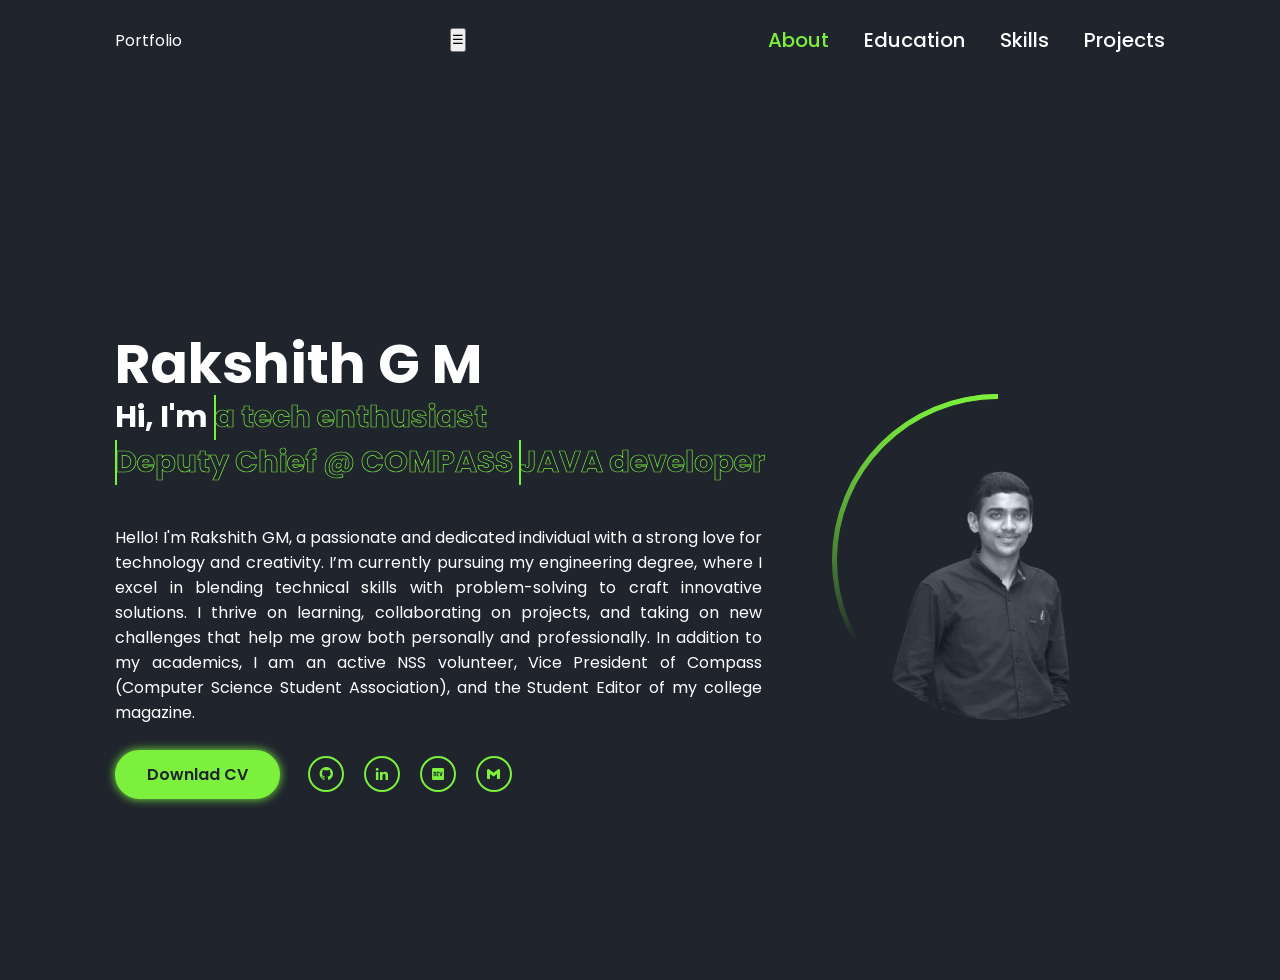
<file: index.html>
<!DOCTYPE html>
<html lang="en">
<head>
    <meta charset="UTF-8">
    <meta name="viewport" content="width=device-width, initial-scale=1.0">
    <title>Document</title>
    <link rel="stylesheet" href="style.css">
    <link rel="stylesheet" href="responsive.css">
    <link href='https://unpkg.com/boxicons@2.1.4/css/boxicons.min.css' rel='stylesheet'>
</head>
<body>
    <nav class="navbar">
       

        <a href="#" class="logo">Portfolio</a>
        <button class="menu-toggle" onclick="toggleMenu()">☰</button>
        <ul>
            <li class="active"><a href="#home" >About</a></li>
            <li><a href="./Educational.html">Education</a></li>
            <li><a href="./skill.html">Skills</a></li>
            <li><a href="./project.html">Projects</a></li>
           
        </ul>
    </nav>

    <div class="bars_animation">
        <div class="bar" style="--i:6;"></div>
        <div class="bar" style="--i:5;"></div>
        <div class="bar" style="--i:4;"></div>
        <div class="bar" style="--i:3;"></div>
        <div class="bar" style="--i:2;"></div>
        <div class="bar" style="--i:1;"></div>
    </div>

    <section class="home">
        <div class="home-info">
            <h1>Rakshith G M</h1>
            <h2>Hi, I'm 
                <span style="--i:3;" data-text="a tech enthusiast">a tech enthusiast</span>
                <span style="--i:2;" data-text="Deputy Chief @ COMPASS">Deputy Chief @ COMPASS</span>
                <span style="--i:1;" data-text="JAVA developer">JAVA developer</span>
            </h2>
            <p>Hello! I'm Rakshith GM, a passionate and dedicated individual with a strong love for technology and creativity. I’m currently pursuing my engineering degree, where I excel in blending technical skills with problem-solving to craft innovative solutions. I thrive on learning, collaborating on projects, and taking on new challenges that help me grow both personally and professionally. In addition to my academics, I am an active NSS volunteer, Vice President of Compass (Computer Science Student Association), and the Student Editor of my college magazine.

            </p>
            <div class="button">
                <a href="./Rakshith Resume.pdf" class="btn" download>Downlad CV</a>
                <div class="sci">
                    <a href="https://github.com/Rakshith272003" target="_blank"><i class='bx bxl-github' ></i></a>
                    <a href="https://www.linkedin.com/in/rakshithgm" target="_blank"><i class='bx bxl-linkedin' ></i></a>
                    <a href="https://dev.to/rakshith_gmrakshithgm_8"><i class='bx bxl-dev-to' ></i></a>
                    <a href="mailto:rakshithgm@example.com" target="_blank"><i class='bx bxl-gmail' ></i></a>
                </div>
               
            
            </div>
        </div>
        <div class="home-img">
            <div class="img-box">
                <div class="img-item">
                    <img src="./images/4-removebg-preview.png" alt="">
                </div>
            </div>
        </div>
    </section>
    <script>
        function toggleMenu() {
            const navList = document.querySelector('nav.navbar ul');
            navList.classList.toggle('show');
        }
    </script>
    
</body>
</html>
</file>
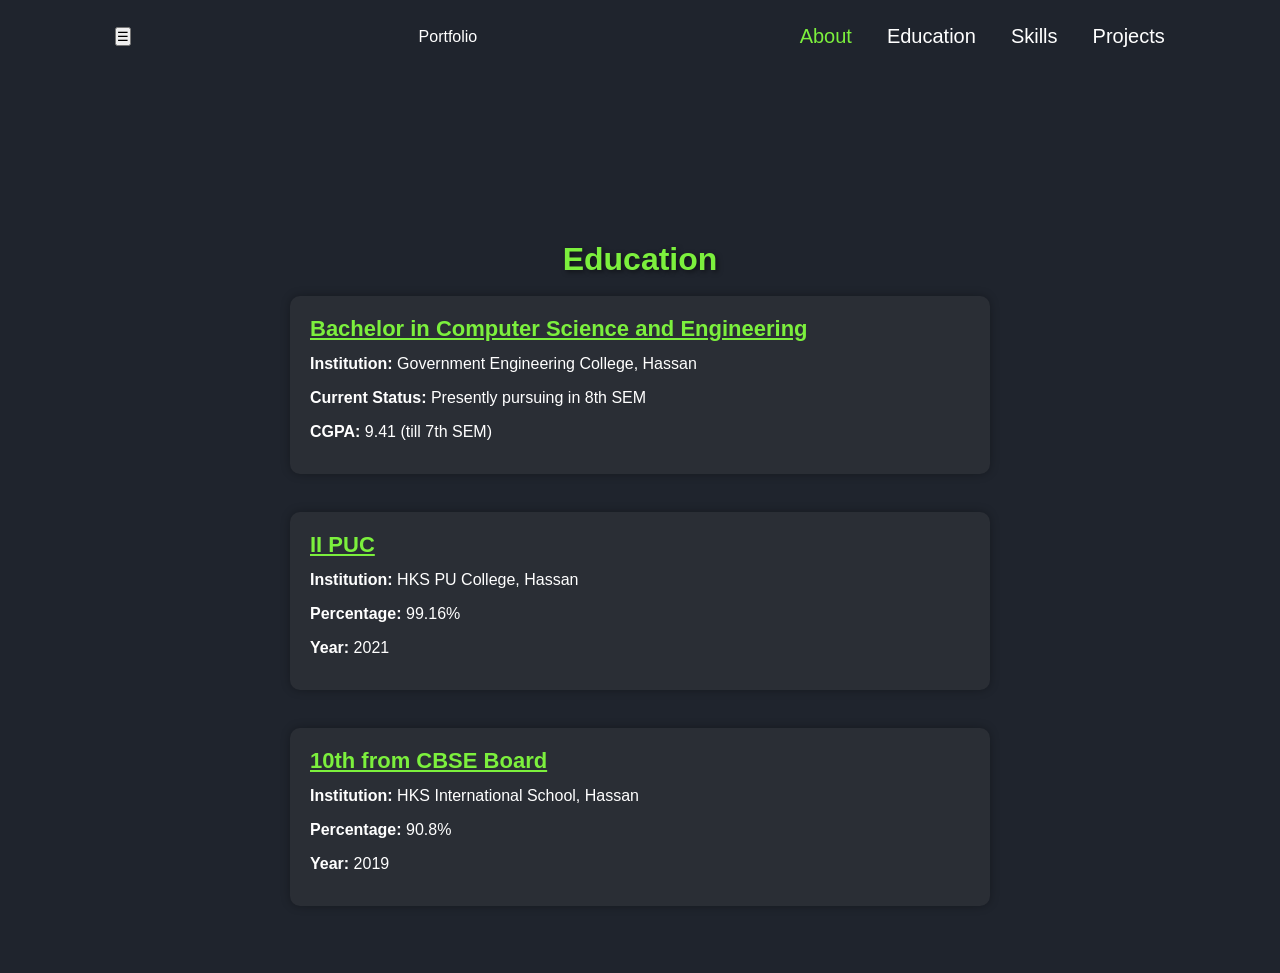
<file: Educational.html>
<!DOCTYPE html>
<html lang="en">
<head>
    <meta charset="UTF-8">
    <meta name="viewport" content="width=device-width, initial-scale=1.0">
    <title>Document</title>
    <link rel="stylesheet" href="education.css">
    <link rel="stylesheet" href="responsive.css">
    <link href='https://unpkg.com/boxicons@2.1.4/css/boxicons.min.css' rel='stylesheet'>
</head>
<body class="Ed-body">

    <nav class="navbar">
        <button class="menu-toggle" onclick="toggleMenu()">☰</button>

        <a href="#" class="logo">Portfolio</a>
        <ul>
            <li class="active"><a href="./index.html">About</a></li>
            <li><a href="./Educational.html">Education</a></li>
            <li><a href="./skill.html">Skills</a></li>
            <li><a href="./project.html">Projects</a></li>
            
        </ul>
    </nav>

    <section id="education">
        <div class="container box">
            <h2>Education</h2>
            <br>
            <div class="education-item">
                <h3><u>Bachelor in Computer Science and Engineering</u></h3>
                <p><strong>Institution:</strong> Government Engineering College, Hassan</p>
                <p><strong>Current Status:</strong> Presently pursuing in 8th SEM</p>
                <p><strong>CGPA:</strong> 9.41 (till 7th SEM)</p>
            </div>
             <br>

            <div class="education-item">
                <h3><u>II PUC</u></h3>
                <p><strong>Institution:</strong> HKS PU College, Hassan</p>
                <p><strong>Percentage:</strong> 99.16%</p>
                <p><strong>Year:</strong> 2021</p>
            </div>
    <br>

            <div class="education-item">
                <h3><u>10th from CBSE Board</u></h3>
                <p><strong>Institution:</strong> HKS International School, Hassan</p>
                <p><strong>Percentage:</strong> 90.8%</p>
                <p><strong>Year:</strong> 2019</p>
            </div>
        </div>
    </section>
    <script>
        function toggleMenu() {
            const navList = document.querySelector('nav.navbar ul');
            navList.classList.toggle('show');
        }
    </script>
    
</body>
</html>
</file>
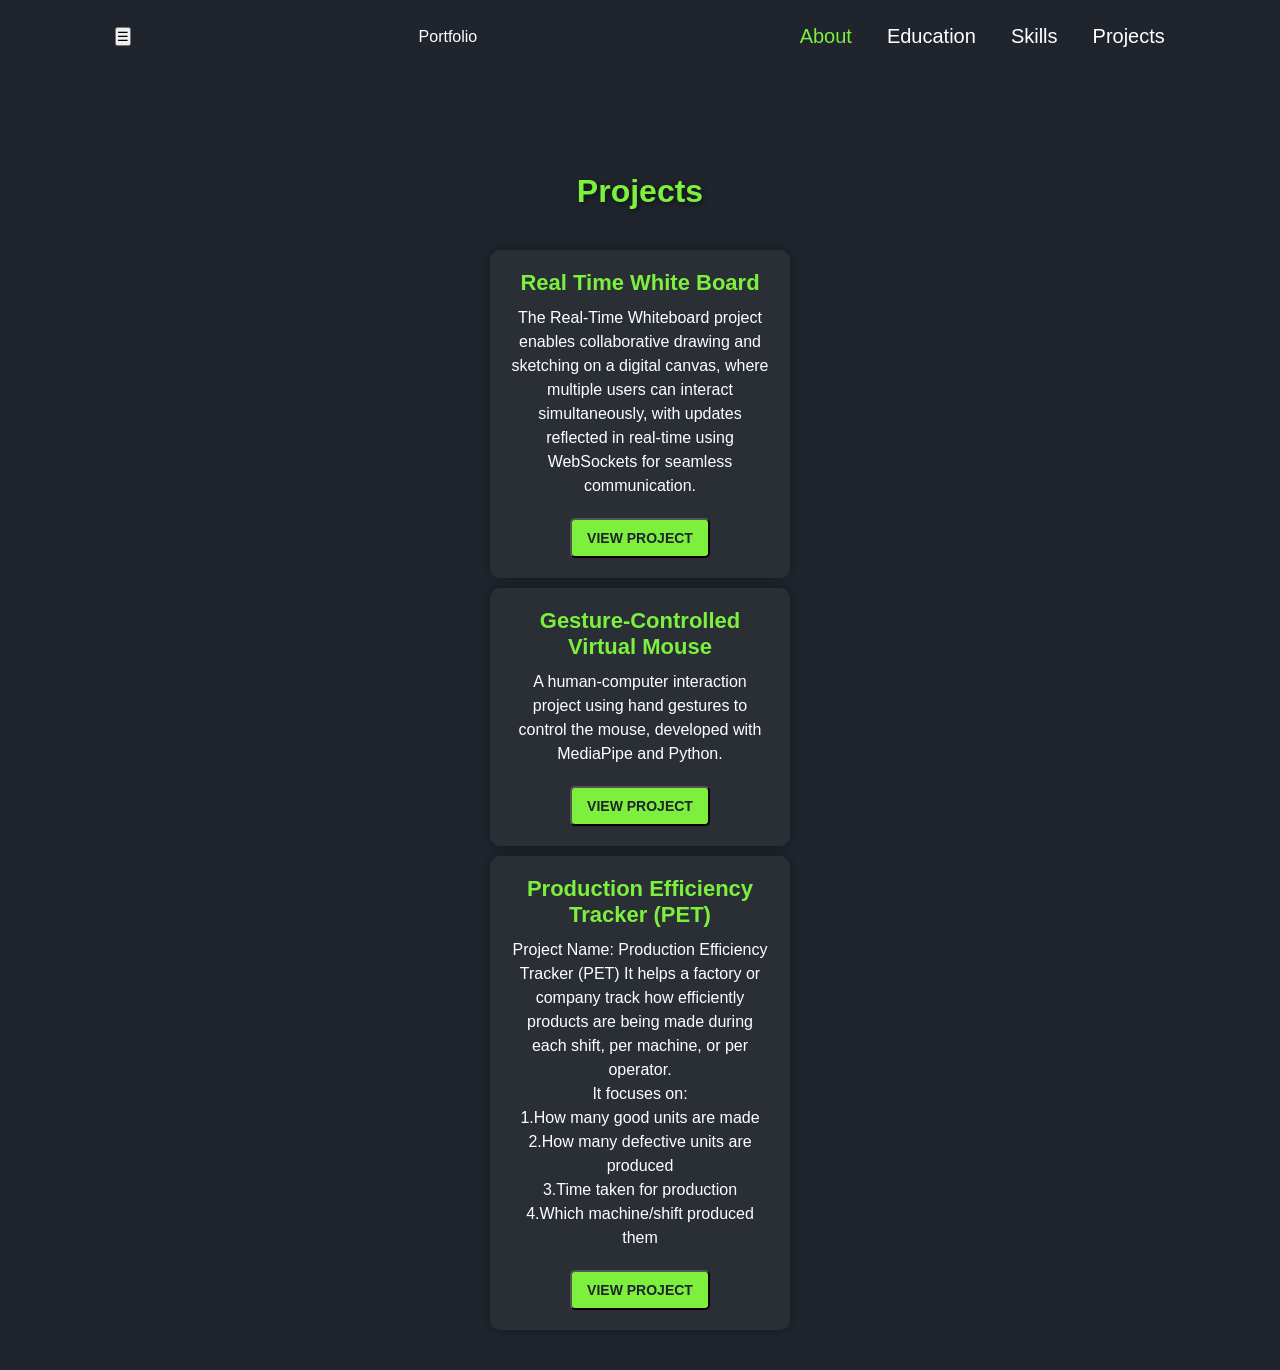
<file: project.html>
<!DOCTYPE html>
<html lang="en">
<head>
    <meta charset="UTF-8">
    <meta name="viewport" content="width=device-width, initial-scale=1.0">
    <title>Document</title>
    <link rel="stylesheet" href="project.css">
    <link rel="stylesheet" href="responsive.css">
    <link href='https://unpkg.com/boxicons@2.1.4/css/boxicons.min.css' rel='stylesheet'>
</head>
<body class="Ed-body">

    <nav class="navbar">
        <button class="menu-toggle" onclick="toggleMenu()">☰</button>

        <a href="#" class="logo">Portfolio</a>
        <ul>
            <li class="active"><a href="./index.html">About</a></li>
            <li><a href="./Educational.html">Education</a></li>
            <li><a href="./skill.html">Skills</a></li>
            <li><a href="./project.html">Projects</a></li>
           
        </ul>
    </nav>

    <section id="projects">
        <div class="container">
            <h2>Projects</h2>
            
                <div class="project-card">
                    <h3>Real Time White Board</h3>
                    <p>The Real-Time Whiteboard project enables collaborative drawing and sketching on a digital canvas, where multiple users can interact simultaneously, with updates reflected in real-time using WebSockets for seamless communication.</p>
                    <a href="https://github.com/Rakshith272003/Real-time-White-Board.git" target="_blank" ><button class="anchor">View Project</button></a>
                </div>
                <div class="project-card">
                    <h3>Gesture-Controlled Virtual Mouse</h3>
                    <p>A human-computer interaction project using hand gestures to control the mouse, developed with MediaPipe and Python.</p>
                    <a href="https://github.com/Rakshith272003/Gesture_Control_Mouse.git" target="_blank"><button class="anchor">View Project</button></a>
                </div>

                <!-- <div class="project-card">
                    <h3>Student Management System</h3>
                    <p>Developed a Java-based CRUD application using JDBC and MySQL for managing student records. Implemented functionalities like adding, updating, deleting, and retrieving student details. Ensured secure database operations with Prepared Statements and optimized performance. Designed a modular structure with DAO pattern for maintainability.</p>
                    <a href="https://github.com/Rakshith272003/StudentManagementSystem.git" target="_blank"><button class="anchor">View Project</button></a>
                </div> -->

                <div class="project-card">
                    <h3>Production Efficiency Tracker (PET)</h3>
                    <p>Project Name: Production Efficiency Tracker (PET)
                        It helps a factory or company track how efficiently products are being made during each
                        shift, per machine, or per operator.<br>
                        It focuses on:<br>
                            1.How many good units are made<br>
                            2.How many defective units are produced<br>
                            3.Time taken for production<br>
                            4.Which machine/shift produced them</p>
                    <a href="https://github.com/Rakshith272003/PET.git" target="_blank"><button class="anchor">View Project</button></a>
                </div>
           

        </div>
    </section>
    <script>
        function toggleMenu() {
            const navList = document.querySelector('nav.navbar ul');
            navList.classList.toggle('show');
        }
    </script>
    
</body>
</html>
</file>
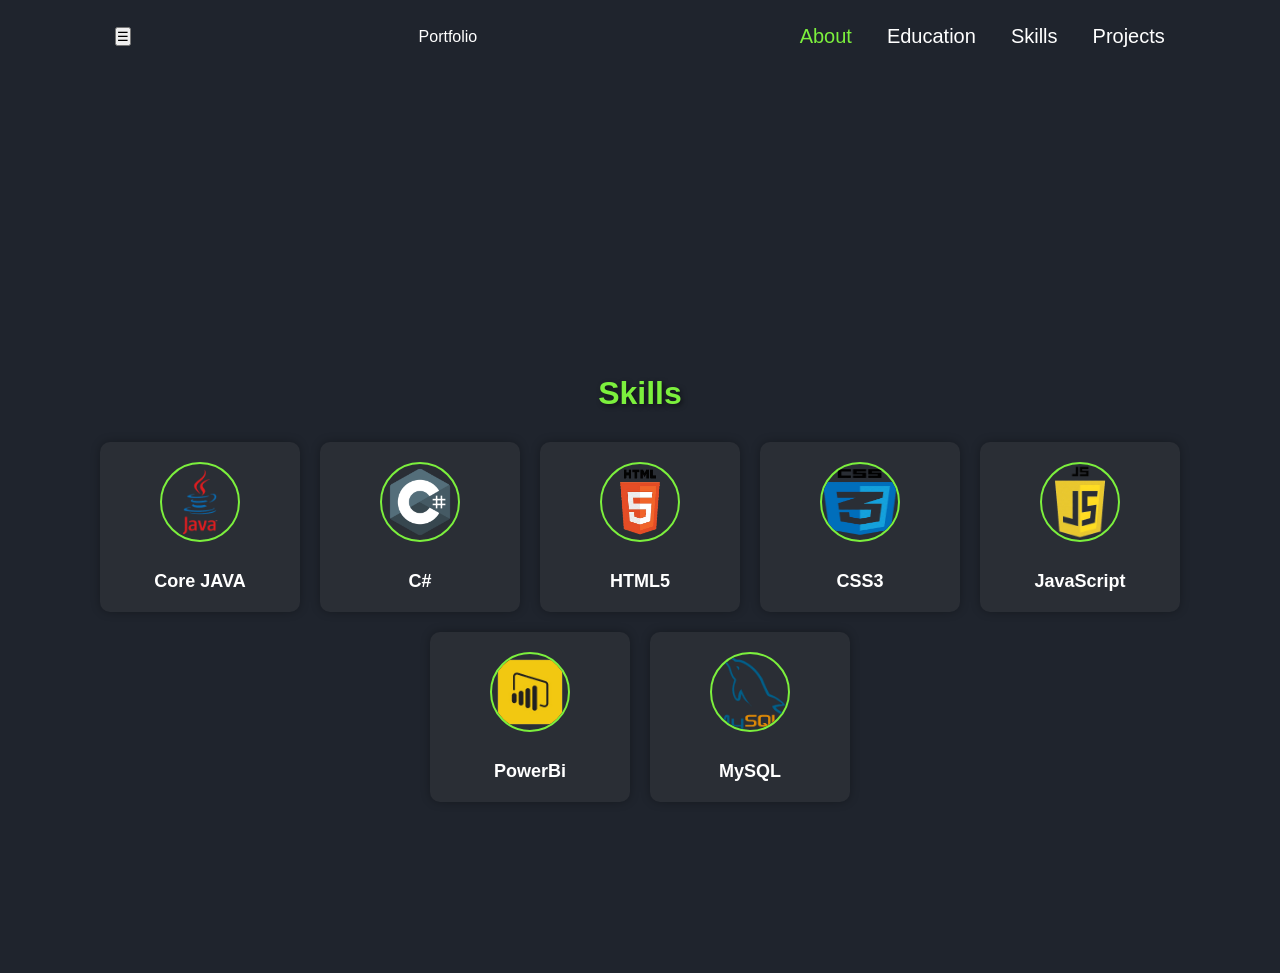
<file: skill.html>
<!DOCTYPE html>
<html lang="en">
<head>
    <meta charset="UTF-8">
    <meta name="viewport" content="width=device-width, initial-scale=1.0">
    <title>Document</title>
    <link rel="stylesheet" href="skillstyle.css">
    <link rel="stylesheet" href="responsive.css">
    <link href='https://unpkg.com/boxicons@2.1.4/css/boxicons.min.css' rel='stylesheet'>
</head>
<body class="Ed-body">

    <nav class="navbar">
        <button class="menu-toggle" onclick="toggleMenu()">☰</button>

        <a href="#" class="logo">Portfolio</a>
        <ul>
            <li class="active"><a href="./index.html">About</a></li>
            <li><a href="./Educational.html">Education</a></li>
            <li><a href="./skill.html">Skills</a></li>
            <li><a href="./project.html">Projects</a></li>
            
        </ul>
    </nav>
<section id="skills">
    <div class="container">
        <br>
        <br>
        <br>
        <br>
        <br>
        <h2>Skills</h2>
        <div class="skills-container">
            <div class="skill-card">
                <a href="https://www.java.com/en/" target="_blank">
                    <img src="images/java.png" alt="JAVA" class="skill-logo">
                </a>
                <p><b>Core JAVA</b></p>
            </div>
            <div class="skill-card">


                <a href="https://learn.microsoft.com/en-us/collections/yz26f8y64n7k07" target="_blank">
                    <img src="images/c-sharp-logo.png" alt="C#" class="skill-logo">
                </a>
                <p><b>C#</b></p>

            </div>
            <div class="skill-card">
                <a href="https://html.com/" target="_blank">
                    <img src="images/html.png" alt="HTML5" class="skill-logo">
                </a>
                <p><b>HTML5</b></p>
            </div>
            
            <div class="skill-card">
                <a href="https://developer.mozilla.org/en-US/docs/Web/CSS" target="_blank">
                    <img src="images/css.png" alt="CSS3" class="skill-logo">
                </a>
                <p><b>CSS3</b></p>
            </div>
            <div class="skill-card">
                <a href="https://developer.mozilla.org/en-US/docs/Web/JavaScript" target="_blank">
                    <img src="images/js.png" alt="JavaScript" class="skill-logo">
                </a>
                <p><b>JavaScript</b></p>
            </div>
           
            <div class="skill-card">
                <a href="https://www.microsoft.com/en-in/power-platform/products/power-bi" target="_blank">
                    <img src="images/powerbi.png" alt="Spring Boot" class="skill-logo">
                </a>
                <p><b>PowerBi</b></p>
            </div>
            <div class="skill-card">
                <a href="https://www.mysql.com/" target="_blank">
                    <img src="images/mysql.png" alt="Node.js" class="skill-logo">
                </a>
                <p><b>MySQL</b></p>
            </div>
        </div>
    </div>
</section>
<script>
    function toggleMenu() {
        const navList = document.querySelector('nav.navbar ul');
        navList.classList.toggle('show');
    }
</script>

</body>
</html>
</file>
<file: style.css>
@import url('https://fonts.googleapis.com/css2?family=Poppins:wght@300;400;500;600;700;800;900&display=swap');

* {
    margin: 0;
    padding: 0;
    box-sizing: border-box;
    font-family: 'Poppins', sans-serif;
}

body {
    height: 100%; /* Ensures the elements stretch to the full viewport height */
    margin: 0;    /* Removes default margins */
    padding: 0;   /* Removes default padding */
    background-color: #1f242d; 
    
}


a {
    color: white;
    text-decoration: none;
}

.navbar {
   
    /* position: fixed; */
    left: 0;
    width: 100%;
    padding: 25px 9%;
    display: flex;
    justify-content: space-between;
    align-items: center;
    z-index: 100;
    opacity: 1;
    animation: show-content 0.0s ease-in-out forwards;
    background-color: #1f242d;
}

@keyframes show-content {
    100% {
        visibility: visible;
        opacity: 1;
    }
}

.navbar.logo {
    font-size: 30px;
    font-weight: 700;
}

.navbar ul {
    display: flex;
}

.navbar ul li {
    list-style: none;
    margin-left: 35px;
}

.navbar ul li a {
    font-size: 20px;
    font-weight: 500;
    transition: 0.5s;
}

.navbar ul li:hover a,
.navbar ul li.active a {
    color: #7cf03d;
}

.home {
    display: flex;
    align-items: center;
    gap: 50px;
    height: 100vh;
    padding: 60px 9% 0;
    color: white;
    opacity: 0;
    animation: show-content 2.5s ease-in-out forwards;
    animation-delay: 2.3s;
    flex-direction: row;
}

.home-info h1 {
    font-size: 55px;
}

.home-info h2 {
    display: inline-block;
    font-size: 30px;
    margin-top: -10px;
}

.home-info h2 span {
    position: relative;
    display: inline-block;
    color: transparent;
    -webkit-text-stroke: 0.7px #7cf03d;
    animation: display-text 16s linear infinite;
    animation-delay: calc(-4s * var(--i));
}

@keyframes display-text {
    25%, 100% {
        display: none;
    }
}

.home-info h2 span::before {
    content: attr(data-text);
    position: absolute;
    width: 0;
    border-right: 2px solid #7cf03d;
    color: #7cf03d;
    white-space: nowrap;
    overflow: hidden;
    animation: full-text 4s linear infinite;
}

@keyframes full-text {
    10%, 100% {
        width: 0;
    }
    70%, 90% {
        width: 100%;
    }
}

.home-info p {
    font-size: 16px;
    margin: 10px 0 25px;
    text-align: justify;
    padding-right: 20px;
    padding-top: 30px;
}

.home-info .button {
    display: flex;
    align-items: center;
}

.btn {
    display: inline-block;
    padding: 10px 30px;
    background-color: #7cf03d;
    border: 2px solid #7cf03d;
    border-radius: 40px;
    box-shadow: 0 0 10px #7cf03d;
    font-size: 16px;
    color: #1f242d;
    font-weight: 600;
}

.btn:hover {
    background: transparent;
    color: #7cf03d;
    box-shadow: none;
}

.home-info .button .sci {
    margin-left: 20px;
}

.home-info .button .sci a {
    display: inline-flex;
    padding: 8px;
    border: 2px solid #7cf03d;
    border-radius: 50%;
    color: #7cf03d;
    margin: 0 8px;
    transition: 0.5s;
}

.home-info .button .sci a:hover {
    background-color: #7cf03d;
    color: #1f242d;
    box-shadow: 0 0 10px #7cf03d;
}

.home-img .img-box {
    position: relative;
    width: 26vw;
    height: 26vw;
    border-radius: 50%;
    padding: 5px;
    display: flex;
    justify-content: center;
    align-items: center;
    overflow: hidden;
}

.home-img .img-box::before,
.home-img .img-box::after {
    content: '';
    position: absolute;
    width: 500px;
    height: 500px;
    background: conic-gradient(transparent, transparent, transparent, #7cf03d);
    transform: rotate(0deg);
    animation: rotate-border 10s linear infinite;
}

.home-img .img-box::after {
    animation-delay: -5s;
}

@keyframes rotate-border {
    100% {
        transform: rotate(360deg);
    }
}

.home-img .img-box .img-item {
    position: relative;
    width: 100%;
    height: 100%;
    background-color: #1f242d;
    border-radius: 50%;
    border: 0.1px solid #1f242d;
    display: flex;
    justify-content: center;
    z-index: 1;
    overflow: hidden;
}

.home-img .img-box .img-item img {
    position: absolute;
    display: block;
    width: 85%;
    object-fit: cover;
    mix-blend-mode: luminosity;
}

.bars_animation {
    position: absolute;
    width: 100%;
    height: 100%;
    display: flex;
    z-index: -1;
}

.bars_animation .bar {
    width: 100%;
    height: 100%;
    background-color: #1f242d;
    transform: translateY(-100%);
    animation: show-bars 0.9s ease-in-out forwards;
    animation-delay: calc(0.1s * var(--i));
}

@keyframes show-bars {
    100% {
        transform: translateY(0%);
    }
}

/* Media Queries for responsiveness */
@media (max-width: 1024px) {
    .home {
        flex-direction: column;
        padding: 60px 5%;
    }

    .home-info h1 {
        font-size: 45px;
    }

    .home-info h2 {
        font-size: 24px;
    }

    .home-info p {
        font-size: 14px;
    }

    .home-img .img-box {
        width: 35vw;
        height: 35vw;
    }
}

@media (max-width: 768px) {
    .navbar {
        padding: 15px 5%;
    }

    .navbar ul li a {
        font-size: 18px;
    }

    .home-info h1 {
        font-size: 40px;
    }

    .home-info h2 {
        font-size: 20px;
    }

    .home-info p {
        font-size: 13px;
    }

    .home-img .img-box {
        width: 45vw;
        height: 45vw;
    }
}

@media (max-width: 480px) {
    .navbar ul {
        flex-direction: column;
        align-items: flex-start;
    }

    .navbar ul li {
        margin-left: 0;
        margin-bottom: 10px;
    }

    .navbar ul li a {
        font-size: 16px;
    }

    .home {
        padding: 60px 10%;
    }

    .home-info h1 {
        font-size: 35px;
    }

    .home-info h2 {
        font-size: 18px;
    }

    .home-info p {
        font-size: 12px;
    }

    .home-img .img-box {
        width: 60vw;
        height: 60vw;
    }
}
</file>
<file: responsive.css>
/* Base adjustments for smaller screens */
@media (max-width: 768px) {
    nav.navbar {
        flex-direction: column;
        align-items: flex-start;
        padding: 10px;
    }

    nav.navbar .logo {
        margin-bottom: 10px;
    }

    nav.navbar ul {
        display: none;
        flex-direction: column;
        width: 100%;
        background-color: #111; /* Or match your navbar background */
        padding: 10px 0;
    }

    nav.navbar ul.show {
        display: flex;
    }

    nav.navbar ul li {
        margin: 10px 20px;
    }

    .menu-toggle {
        display: block;
        font-size: 24px;
        cursor: pointer;
        color: white;
        background: none;
        border: none;
    }
}
@media (max-width: 768px) {
    body {
        padding-top: 10px;
    }

    .bars_animation {
        display: none;
        height: 0 !important;
        margin: 0 !important;
        padding: 0 !important;
    }

    section, .content, #home {
        margin-bottom: 0 !important;
        padding-bottom: 0 !important;
    }
}
@media (max-width: 768px) {
    nav.navbar {
        flex-direction: column;
        align-items: flex-start;
        padding: 10px;
    }

    nav.navbar ul {
        display: none;
        flex-direction: column;
        width: 100%;
        background-color: #111;
    }

    nav.navbar ul.show {
        display: flex;
    }

    .menu-toggle {
        display: block;
        font-size: 24px;
        color: white;
        background: none;
        border: none;
        cursor: pointer;
        margin-left: auto;
    }

    body {
        padding-top: 70px;
    }

    .bars_animation {
        display: none;
        height: 0 !important;
        margin: 0 !important;
        padding: 0 !important;
    }

    section, .content, #home {
        margin-bottom: 0 !important;
        padding-bottom: 0 !important;
    }
}
</file>
<file: education.css>
html, body {
    height: 100%; /* Ensures the elements stretch to the full viewport height */
    margin: 0;    /* Removes default margins */
    padding: 0;   /* Removes default padding */
    background-color: #1f242d; 
}

@import url('https://fonts.googleapis.com/css2?family=Poppins:wght@300;400;500;600;700;800;900&display=swap');

* {
    margin: 0;
    padding: 0;
    box-sizing: border-box;
    font-family: 'Poppins', sans-serif;
}

a{
    color: white;
    text-decoration: none;
}
.navbar {
    /* position: fixed; */
    left: 0;
    width: 100%;
    padding: 25px 9%;
    display: flex;
    justify-content: space-between;
    align-items: center;
    z-index: 100;
    opacity: 1;
    animation: show-content 0.0s ease-in-out forwards;
    background-color: #1f242d;
}

@keyframes show-content {
    100% {
        visibility: visible;
        opacity: 1;
    }
}

.navbar.logo {
    font-size: 30px;
    font-weight: 700;
}
.navbar ul {
    display: flex;
}
.navbar ul li {
    list-style: none;
    margin-left: 35px;
}
.navbar ul li a {
    font-size: 20px;
    font-weight: 500;
    transition: .5s;
}
.navbar ul li:hover a,
.navbar ul li.active a {
    color: #7cf03d;
}

/* Education Section */
#education {
    display: flex;
    flex-direction: column;
    align-items: center;
    justify-content: center;
    min-height: 100vh;
    background-color: #1f242d;
    color: white;
    padding: 150px 30px 30px; /* Added padding to avoid navbar overlap */
    gap: 20px;
    opacity: 0;
    animation: fadeIn 2s forwards;
}

@keyframes fadeIn {
    0% {
        opacity: 0;
        transform: translateY(20px);
    }
    100% {
        opacity: 1;
        transform: translateY(0);
    }
}

.container.box {
    display: flex;
    flex-direction: column;
    align-items: center;
    justify-content: center;
    width: 80%;
    margin: 0 auto;
}

h2 {
    color: #7cf03d;
    font-size: xx-large;
    text-shadow: 2px 2px 5px rgba(0, 0, 0, 0.5);
    animation: glow 3.5s infinite;
    text-align: center;
}

@keyframes glow {
    0% {
        text-shadow: 2px 2px 5px rgba(0, 0, 0, 0.5), 0 0 5px #7cf03d, 0 0 10px #7cf03d;
    }
    50% {
        text-shadow: 2px 2px 5px rgba(0, 0, 0, 0.5), 0 0 10px #7cf03d, 0 0 20px #7cf03d;
    }
    100% {
        text-shadow: 2px 2px 5px rgba(0, 0, 0, 0.5), 0 0 5px #7cf03d, 0 0 10px #7cf03d;
    }
}

.education-item {
    background-color: #2a2e35;
    border-radius: 10px;
    padding: 20px;
    margin-bottom: 20px;
    box-shadow: 0 0 10px rgba(0, 0, 0, 0.3);
    width: 80%;
    max-width: 700px;
    text-align: left;
    transition: transform 0.3s, box-shadow 0.3s;
}

.education-item:hover {
    transform: scale(1.05);
    box-shadow: 0 0 15px #7cf03d;
}

.education-item h3 {
    font-size: 22px;
    font-weight: 600;
    color: #7cf03d;
    margin-bottom: 10px;
}

.education-item p {
    font-size: 16px;
    color: white;
    margin-bottom: 10px;
    line-height: 1.5;
}

/* Responsive Design */
@media (max-width: 1024px) {
    .navbar {
        padding: 25px 5%; /* Adjust padding for smaller screens */
    }

    .navbar ul li {
        margin-left: 15px; /* Decrease the margin for smaller screens */
    }

    .navbar ul li a {
        font-size: 18px; /* Reduce font size */
    }

    h2 {
        font-size: 1.5rem; /* Smaller font size for h2 */
    }

    .education-item {
        width: 100%; /* Make education item take full width */
    }
}

@media (max-width: 768px) {
    .navbar ul {
        flex-direction: column; /* Stack navbar items vertically on smaller screens */
        align-items: center;
    }

    .navbar ul li {
        margin-left: 0; /* Remove left margin when stacked */
        margin-bottom: 15px; /* Add margin between navbar items */
    }

    .navbar ul li a {
        font-size: 18px; /* Smaller font size */
    }

    .container.box {
        width: 90%; /* Adjust box width */
    }

    h2 {
        font-size: 1.25rem; /* Adjust the font size */
    }

    .education-item {
        width: 100%; /* Full width for education items */
    }
}

@media (max-width: 480px) {
    .navbar ul li a {
        font-size: 16px; /* Further reduce font size for very small screens */
    }

    h2 {
        font-size: 1rem; /* Further reduce the font size */
    }
}
</file>
<file: project.css>
html, body {
    height: 100%;
    margin: 0;
    padding: 0;
    background-color: #1f242d;
}

@import url('https://fonts.googleapis.com/css2?family=Poppins:wght@300;400;500;600;700;800;900&display=swap');

* {
    margin: 0;
    padding: 0;
    box-sizing: border-box;
    font-family: 'Poppins', sans-serif;
}

a {
    color: white;
    text-decoration: none;
}

.navbar {
    /* position: fixed; */
    left: 0;
    width: 100%;
    padding: 25px 9%;
    display: flex;
    justify-content: space-between;
    align-items: center;
    z-index: 100;
    opacity: 1;
    animation: show-content 0.5s ease-in-out forwards;
    background-color: #1f242d;
}

@keyframes show-content {
    100% {
        visibility: visible;
        opacity: 1;
    }
}

.navbar.logo {
    font-size: 30px;
    font-weight: 700;
}

.navbar ul {
    display: flex;
    flex-wrap: wrap;  /* Allows for better wrapping on smaller screens */
}

.navbar ul li {
    list-style: none;
    margin-left: 35px;
}

.navbar ul li a {
    font-size: 20px;
    font-weight: 500;
    transition: .5s;
}

.navbar ul li:hover a,
.navbar ul li.active a {
    color: #7cf03d;
}

#projects {
    display: flex;
    flex-direction: column;
    align-items: center;
    justify-content: center;
    min-height: 100vh;
    background-color: #1f242d;
    color: white;
    padding: 100px 30px 30px;
    gap: 20px;
    opacity: 0;
    animation: fadeIn 2s forwards;
}

@keyframes fadeIn {
    0% {
        opacity: 0;
        transform: translateY(20px);
    }
    100% {
        opacity: 1;
        transform: translateY(0);
    }
}

.container h2 {
    color: #7cf03d;
    text-shadow: 2px 2px 5px rgba(0, 0, 0, 0.5);
    animation: glow 3.5s infinite, rotate 2s linear infinite;
    text-align: center;
    font-size: xx-large;
    padding-bottom: 30px;
}

@keyframes glow {
    0% {
        text-shadow: 2px 2px 5px rgba(0, 0, 0, 0.5), 0 0 5px #7cf03d, 0 0 10px #7cf03d;
    }
    50% {
        text-shadow: 2px 2px 5px rgba(0, 0, 0, 0.5), 0 0 10px #7cf03d, 0 0 20px #7cf03d;
    }
    100% {
        text-shadow: 2px 2px 5px rgba(0, 0, 0, 0.5), 0 0 5px #7cf03d, 0 0 10px #7cf03d;
    }
}

.project-card {
    background-color: #2a2e35;
    border-radius: 10px;
    box-shadow: 0 0 10px rgba(0, 0, 0, 0.3);
    width: 300px;
    text-align: center;
    padding: 20px;
    transition: transform 0.3s, box-shadow 0.3s, background-color 0.3s;
    margin: 10px;
    display: flex;
    flex-direction: column;
    justify-content: space-between;
}

.project-card:hover {
    transform: scale(1.05);
    box-shadow: 0 0 15px #7cf03d;
    background-color: #333a43;
}

.project-card h3 {
    font-size: 22px;
    font-weight: 600;
    color: #7cf03d;
    margin-bottom: 10px;
}

.project-card p {
    font-size: 16px;
    color: white;
    margin-bottom: 20px;
    line-height: 1.5;
    flex-grow: 1;
}

.project-card .anchor {
    display: inline-block;
    padding: 10px 15px;
    background-color: #7cf03d;
    color: #1f242d;
    border-radius: 5px;
    font-size: 14px;
    font-weight: 600;
    text-transform: uppercase;
    transition: background-color 0.3s, transform 0.3s;
}

.project-card .anchor:hover {
    background-color: #5cbf2a;
    transform: scale(1.1);
}

/* Responsive design */
@media (max-width: 768px) {
    .navbar {
        padding: 20px 5%;
    }

    .navbar ul {
        flex-direction: column;  /* Stacks the navbar items */
        align-items: center;
    }

    .navbar ul li {
        margin-left: 0;
        margin-top: 15px;  /* Adds space between items */
    }

    #projects {
        padding: 50px 20px 20px;
    }

    .project-card {
        width: 250px;
    }

    .container h2 {
        font-size: large;
    }
}

@media (max-width: 480px) {
    .navbar {
        padding: 15px 3%;
    }

    .navbar ul {
        flex-direction: column;  /* Stacks the navbar items */
        align-items: center;
    }

    .navbar ul li {
        margin-left: 0;
        margin-top: 10px;
    }

    #projects {
        padding: 30px 15px 15px;
    }

    .project-card {
        width: 200px;
    }

    .container h2 {
        font-size: medium;
    }
}
</file>
<file: skillstyle.css>
html, body {
    height: 100%;
    margin: 0;
    padding: 0;
    background-color: #1f242d;
}

@import url('https://fonts.googleapis.com/css2?family=Poppins:wght@300;400;500;600;700;800;900&display=swap');

* {
    margin: 0;
    padding: 0;
    box-sizing: border-box;
    font-family: 'Poppins', sans-serif;
}

a {
    color: white;
    text-decoration: none;
}

.navbar {
    /* position: fixed; */
    left: 0;
    width: 100%;
    padding: 25px 9%;
    display: flex;
    justify-content: space-between;
    align-items: center;
    z-index: 100;
    opacity: 1;
    animation: show-content 0.0s ease-in-out forwards;
    background-color: #1f242d;
}

@keyframes show-content {
    100% {
        visibility: visible;
        opacity: 1;
    }
}

.navbar.logo {
    font-size: 30px;
    font-weight: 700;
}

.navbar ul {
    display: flex;
}

.navbar ul li {
    list-style: none;
    margin-left: 35px;
}

.navbar ul li a {
    font-size: 20px;
    font-weight: 500;
    transition: 0.5s;
}

.navbar ul li:hover a,
.navbar ul li.active a {
    color: #7cf03d;
}

#skills {
    display: flex;
    flex-direction: column;
    align-items: center;
    justify-content: center;
    min-height: 100vh;
    background-color: #1f242d;
    color: white;
    font-family: 'Poppins', sans-serif;
    padding: 100px 30px 30px;
    gap: 20px;
    opacity: 0;
    animation: fadeIn 2s forwards;
}

/* Fade In Animation */
@keyframes fadeIn {
    0% {
        opacity: 0;
        transform: translateY(20px);
    }
    100% {
        opacity: 1;
        transform: translateY(0);
    }
}

.container h2 {
    color: #7cf03d;
    text-shadow: 2px 2px 5px rgba(0, 0, 0, 0.5);
    animation: glow 3.5s infinite;
    text-align: center;
    font-size: xx-large;
}

/* Keyframes for animation */
@keyframes glow {
    0% {
        text-shadow: 2px 2px 5px rgba(0, 0, 0, 0.5), 0 0 5px #7cf03d, 0 0 10px #7cf03d;
    }
    50% {
        text-shadow: 2px 2px 5px rgba(0, 0, 0, 0.5), 0 0 10px #7cf03d, 0 0 20px #7cf03d;
    }
    100% {
        text-shadow: 2px 2px 5px rgba(0, 0, 0, 0.5), 0 0 5px #7cf03d, 0 0 10px #7cf03d;
    }
}

.skills-container {
    display: flex;
    flex-wrap: wrap;
    justify-content: center;
    gap: 20px;
    padding: 30px;
}

.skill-card {
    background-color: #2a2e35;
    border-radius: 10px;
    box-shadow: 0 0 10px rgba(0, 0, 0, 0.3);
    width: 200px;
    text-align: center;
    padding: 20px;
    transition: transform 0.3s, box-shadow 0.3s;
}

.skill-card:hover {
    transform: scale(1.1);
    box-shadow: 0 0 15px #7cf03d;
}

.skill-card a {
    text-decoration: none;
}

.skill-card img {
    width: 80px;
    height: 80px;
    margin-bottom: 15px;
    border-radius: 50%;
    border: 2px solid #7cf03d;
    transition: transform 0.3s;
}

.skill-card:hover img {
    transform: rotate(360deg);
}

.skill-card p {
    font-size: 18px;
    font-weight: 600;
    margin-top: 10px;
    color: white;
}

/* Responsive Design */
@media (max-width: 1024px) {
    .navbar {
        padding: 20px 5%;
    }

    .navbar ul li {
        margin-left: 20px;
    }

    #skills {
        padding: 50px 20px 20px;
    }

    .container h2 {
        font-size: large;
    }

    .skills-container {
        padding: 20px;
    }

    .skill-card {
        width: 250px;
    }
}

@media (max-width: 768px) {
    .navbar {
        padding: 20px 5%;
    }

    .navbar ul li {
        margin-left: 15px;
    }

    #skills {
        padding: 50px 15px 20px;
    }

    .container h2 {
        font-size: large;
    }

    .skills-container {
        padding: 15px;
    }

    .skill-card {
        width: 200px;
    }
}

@media (max-width: 480px) {
    .navbar {
        padding: 15px 5%;
    }

    .navbar ul {
        flex-direction: column;
        align-items: center;
    }

    .navbar ul li {
        margin: 10px 0;
    }

    .container h2 {
        font-size: medium;
    }

    .skills-container {
        padding: 10px;
    }

    .skill-card {
        width: 180px;
    }
}
@media (max-width: 768px) {
    section:not(.home) {
      padding-top: 60px;
    }
  }
</file>
